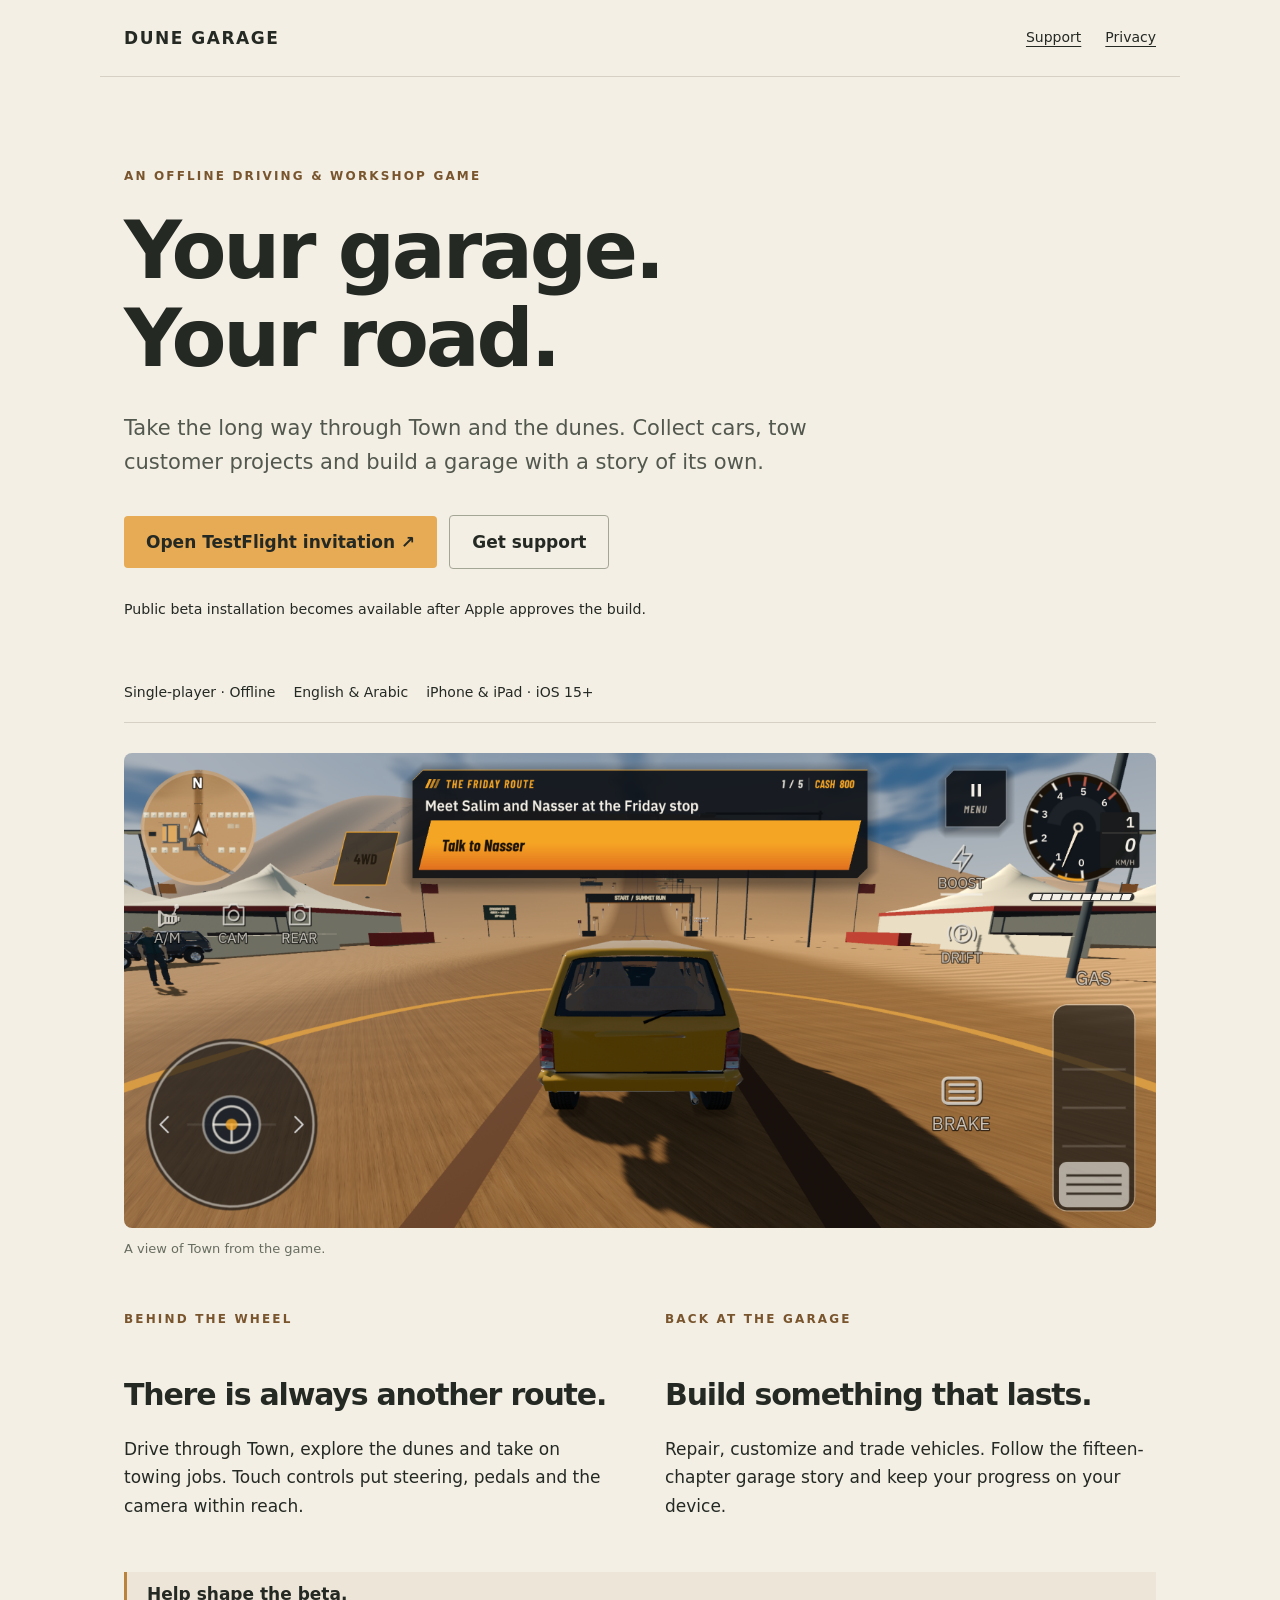
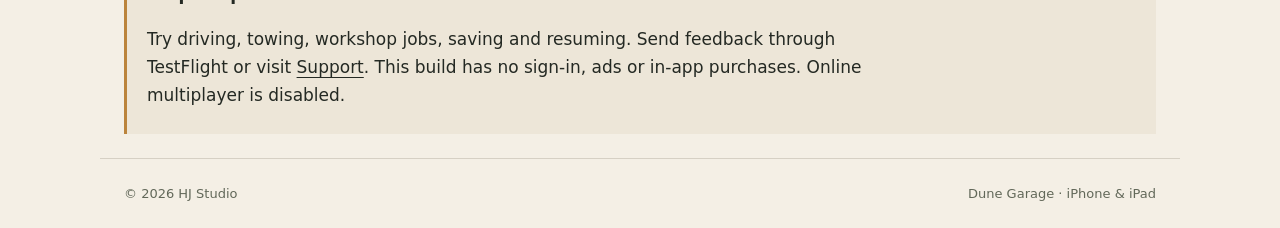
<file: index.html>
<!doctype html><html lang="en"><head><meta charset="utf-8"><meta name="viewport" content="width=device-width,initial-scale=1"><title>Your garage. Your road. | Dune Garage</title><meta name="description" content="Explore Town, drive the dunes and build your garage. Official Dune Garage beta information, support and privacy."><meta name="theme-color" content="#f4efe5"><link rel="stylesheet" href="./style.css"></head><body><header><a href="./" aria-label="Dune Garage home">DUNE GARAGE</a><nav aria-label="Main navigation"><a href="./support.html">Support</a><a href="./privacy.html">Privacy</a></nav></header><main><section class="hero"><p class="eyebrow">An offline driving &amp; workshop game</p><h1>Your garage.<br>Your road.</h1><p class="lead">Take the long way through Town and the dunes. Collect cars, tow customer projects and build a garage with a story of its own.</p><a class="button" href="https://testflight.apple.com/join/PgMJnpwV">Open TestFlight invitation ↗</a><a class="button secondary" href="./support.html">Get support</a><p><small>Public beta installation becomes available after Apple approves the build.</small></p></section><div class="facts"><span>Single-player · Offline</span><span>English &amp; Arabic</span><span>iPhone &amp; iPad · iOS 15+</span></div><figure><img src="./town.png" alt="Dune Garage gameplay in Town, with the starter vehicle and driving controls"><figcaption>A view of Town from the game.</figcaption></figure><div class="split"><section><p class="eyebrow">Behind the wheel</p><h2>There is always another route.</h2><p>Drive through Town, explore the dunes and take on towing jobs. Touch controls put steering, pedals and the camera within reach.</p></section><section><p class="eyebrow">Back at the garage</p><h2>Build something that lasts.</h2><p>Repair, customize and trade vehicles. Follow the fifteen-chapter garage story and keep your progress on your device.</p></section></div><section class="note"><strong>Help shape the beta.</strong><p>Try driving, towing, workshop jobs, saving and resuming. Send feedback through TestFlight or visit <a href="./support.html">Support</a>. This build has no sign-in, ads or in-app purchases. Online multiplayer is disabled.</p></section></main><footer><span>© 2026 HJ Studio</span><span>Dune Garage · iPhone &amp; iPad</span></footer></body></html>
</file>
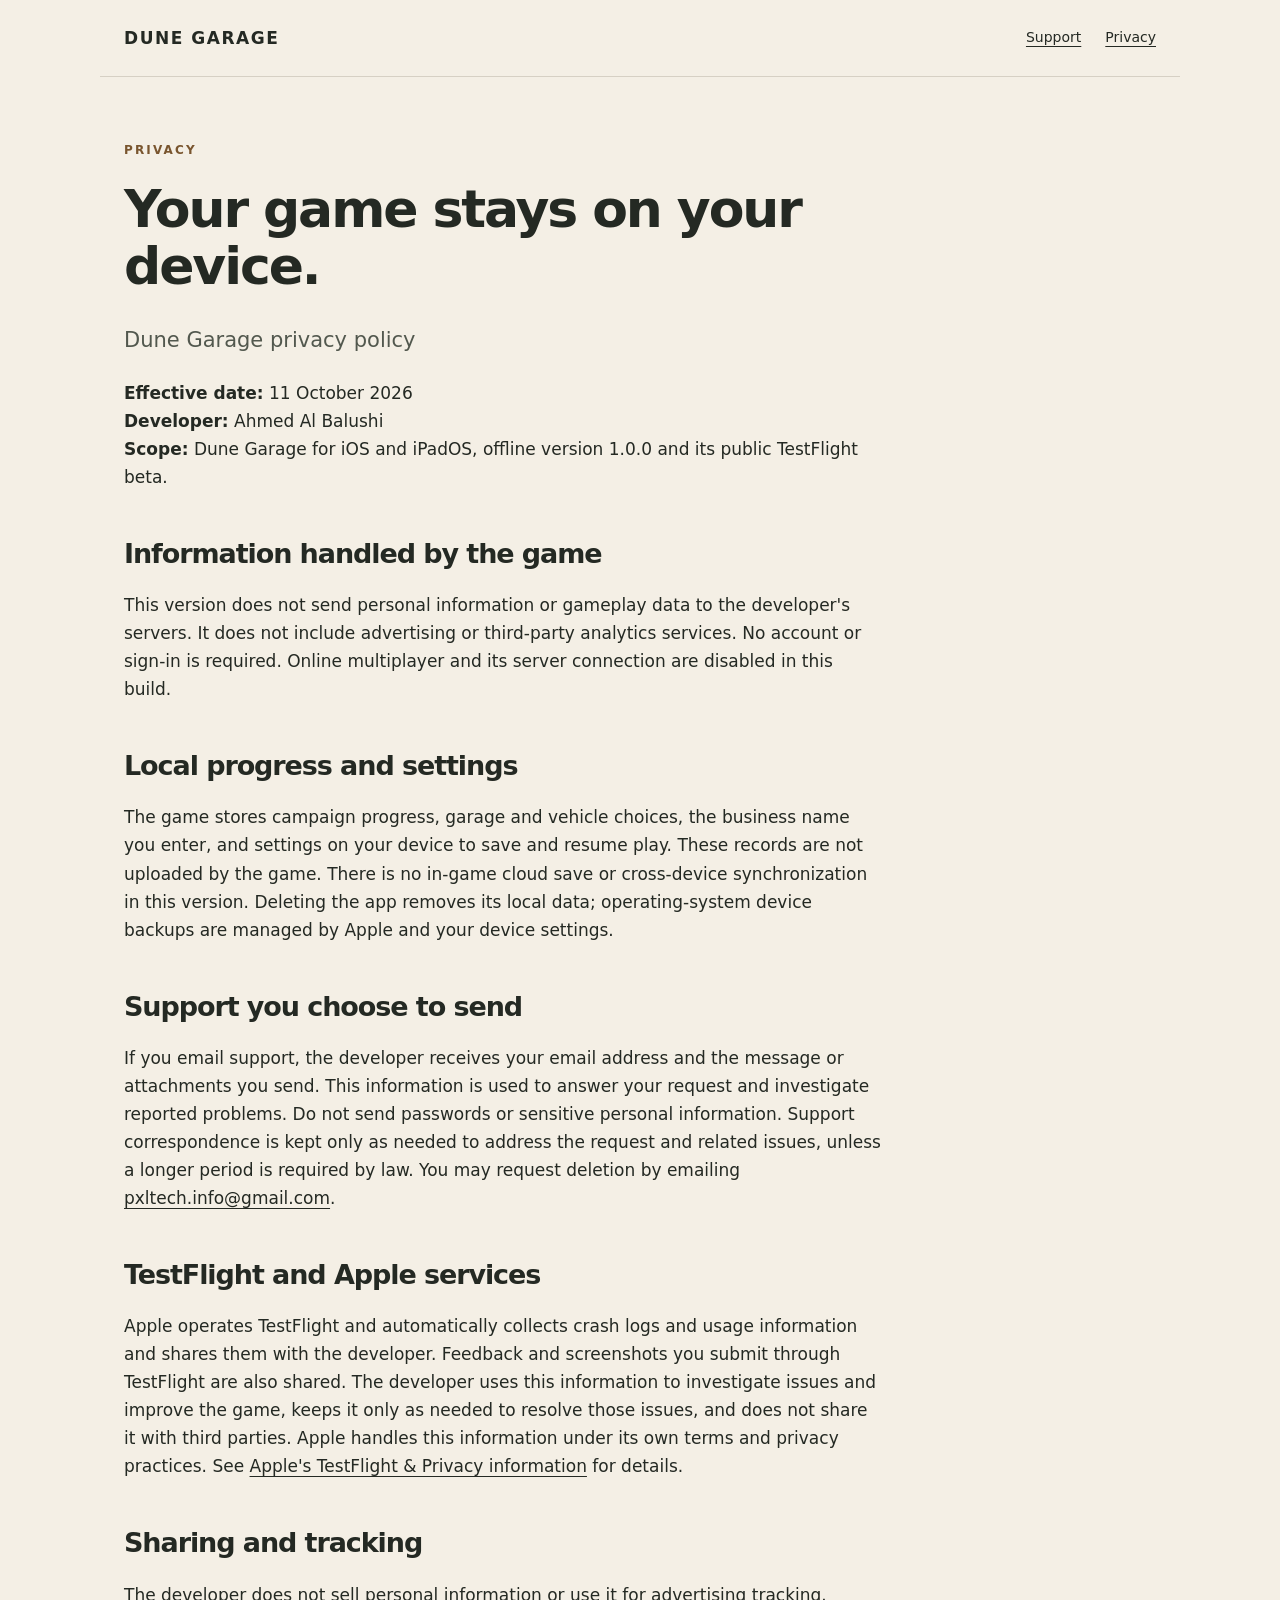
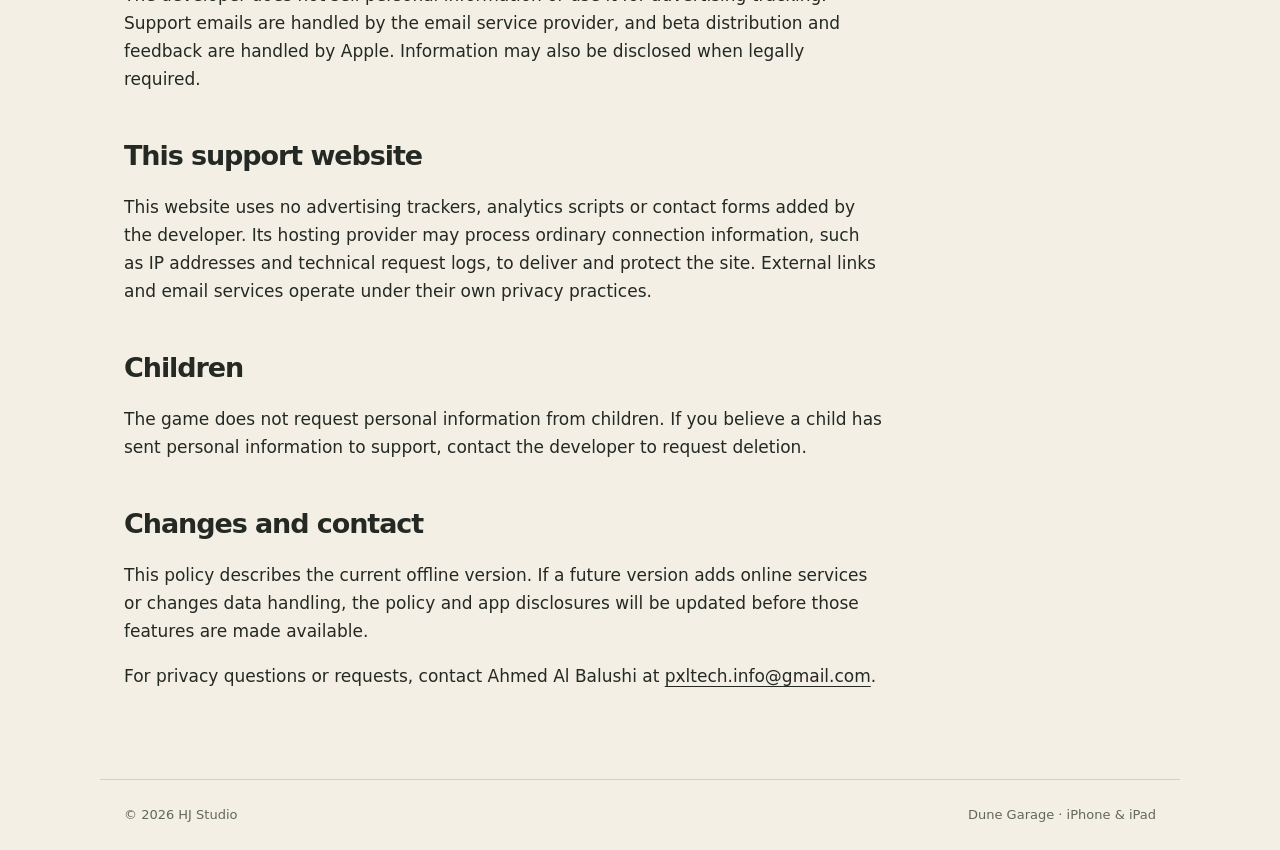
<file: privacy.html>
<!doctype html><html lang="en"><head><meta charset="utf-8"><meta name="viewport" content="width=device-width,initial-scale=1"><title>Privacy policy | Dune Garage</title><meta name="description" content="Privacy policy for Dune Garage offline version 1.0.0, including local game progress and voluntary support feedback."><meta name="theme-color" content="#f4efe5"><link rel="stylesheet" href="./style.css"></head><body><header><a href="./" aria-label="Dune Garage home">DUNE GARAGE</a><nav aria-label="Main navigation"><a href="./support.html">Support</a><a href="./privacy.html">Privacy</a></nav></header><main><article><p class="eyebrow">Privacy</p><h1>Your game stays on your device.</h1><p class="lead">Dune Garage privacy policy</p><p><strong>Effective date:</strong> 11 October 2026<br><strong>Developer:</strong> Ahmed Al Balushi<br><strong>Scope:</strong> Dune Garage for iOS and iPadOS, offline version 1.0.0 and its public TestFlight beta.</p><h2>Information handled by the game</h2><p>This version does not send personal information or gameplay data to the developer's servers. It does not include advertising or third-party analytics services. No account or sign-in is required. Online multiplayer and its server connection are disabled in this build.</p><h2>Local progress and settings</h2><p>The game stores campaign progress, garage and vehicle choices, the business name you enter, and settings on your device to save and resume play. These records are not uploaded by the game. There is no in-game cloud save or cross-device synchronization in this version. Deleting the app removes its local data; operating-system device backups are managed by Apple and your device settings.</p><h2>Support you choose to send</h2><p>If you email support, the developer receives your email address and the message or attachments you send. This information is used to answer your request and investigate reported problems. Do not send passwords or sensitive personal information. Support correspondence is kept only as needed to address the request and related issues, unless a longer period is required by law. You may request deletion by emailing <a href="mailto:pxltech.info@gmail.com">pxltech.info@gmail.com</a>.</p><h2>TestFlight and Apple services</h2><p>Apple operates TestFlight and automatically collects crash logs and usage information and shares them with the developer. Feedback and screenshots you submit through TestFlight are also shared. The developer uses this information to investigate issues and improve the game, keeps it only as needed to resolve those issues, and does not share it with third parties. Apple handles this information under its own terms and privacy practices. See <a href="https://www.apple.com/legal/privacy/data/en/test-flight/">Apple's TestFlight &amp; Privacy information</a> for details.</p><h2>Sharing and tracking</h2><p>The developer does not sell personal information or use it for advertising tracking. Support emails are handled by the email service provider, and beta distribution and feedback are handled by Apple. Information may also be disclosed when legally required.</p><h2>This support website</h2><p>This website uses no advertising trackers, analytics scripts or contact forms added by the developer. Its hosting provider may process ordinary connection information, such as IP addresses and technical request logs, to deliver and protect the site. External links and email services operate under their own privacy practices.</p><h2>Children</h2><p>The game does not request personal information from children. If you believe a child has sent personal information to support, contact the developer to request deletion.</p><h2>Changes and contact</h2><p>This policy describes the current offline version. If a future version adds online services or changes data handling, the policy and app disclosures will be updated before those features are made available.</p><p>For privacy questions or requests, contact Ahmed Al Balushi at <a href="mailto:pxltech.info@gmail.com">pxltech.info@gmail.com</a>.</p></article></main><footer><span>© 2026 HJ Studio</span><span>Dune Garage · iPhone &amp; iPad</span></footer></body></html>
</file>
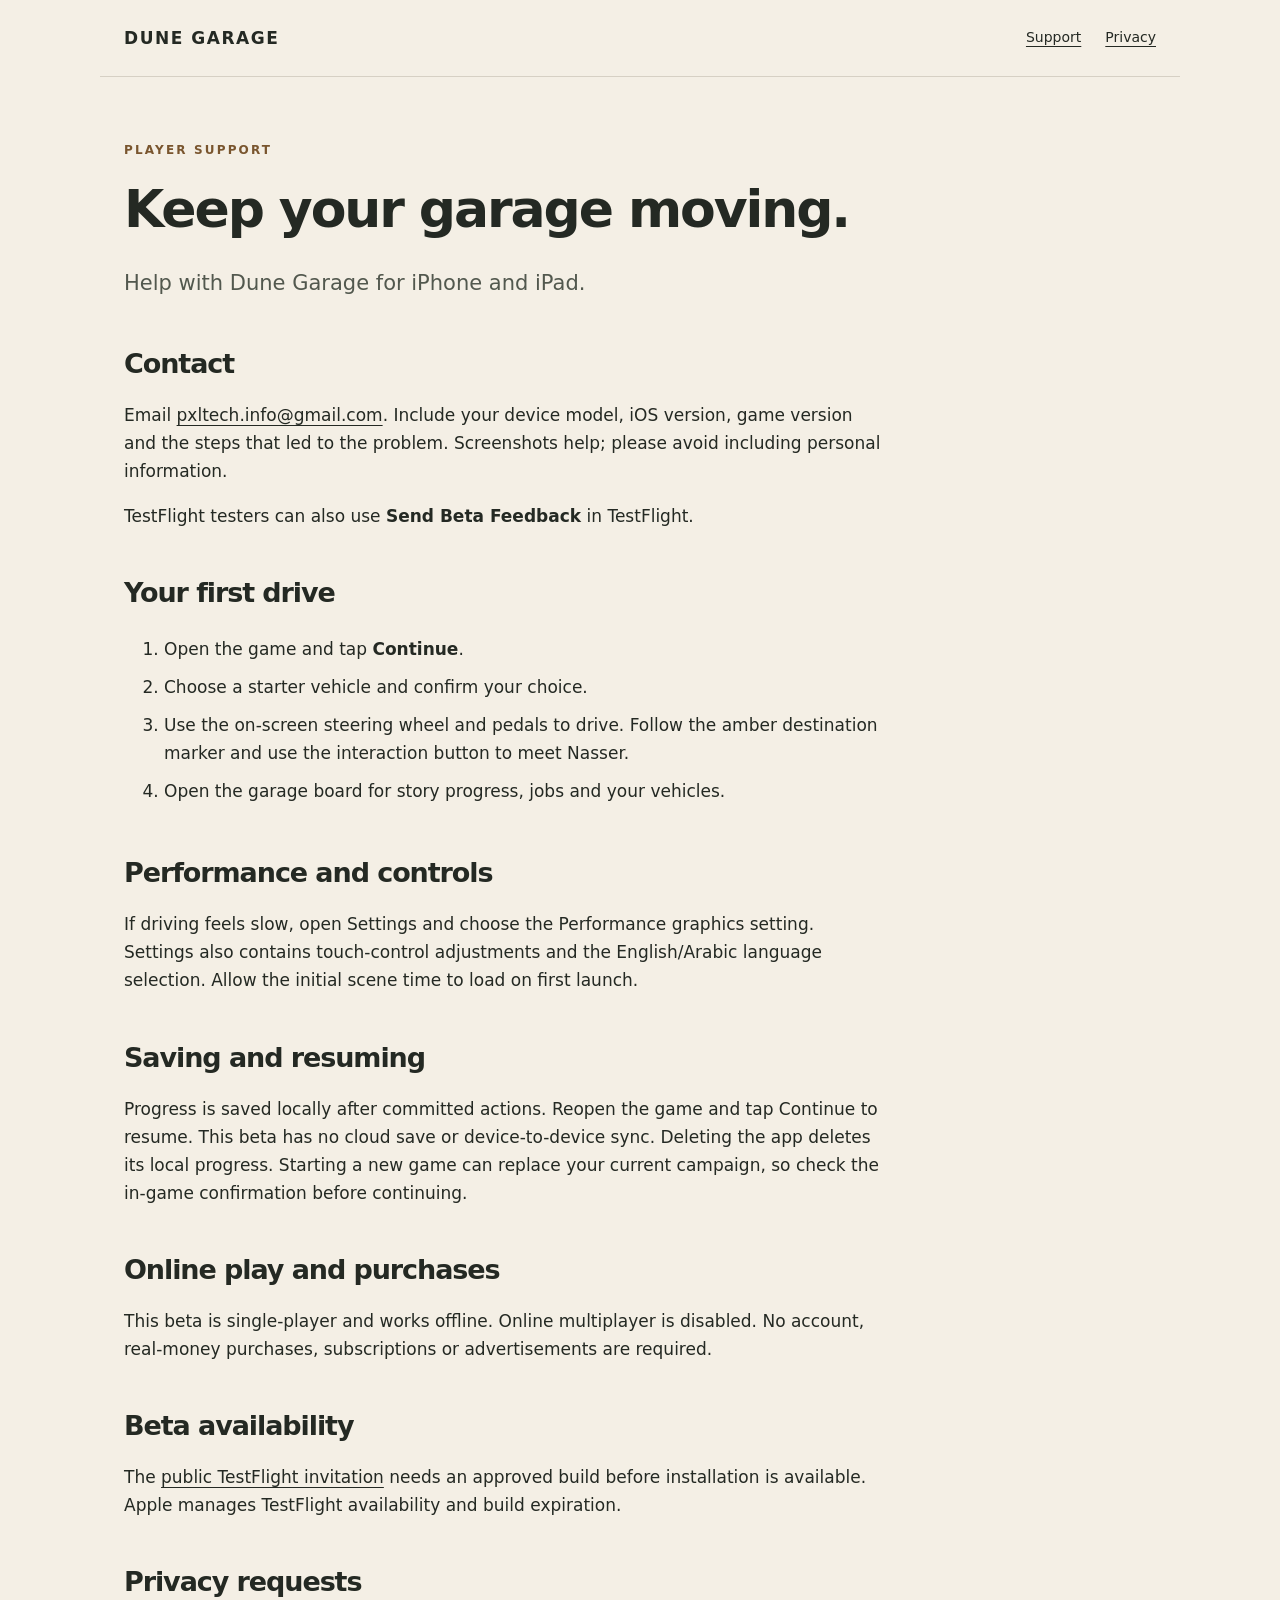
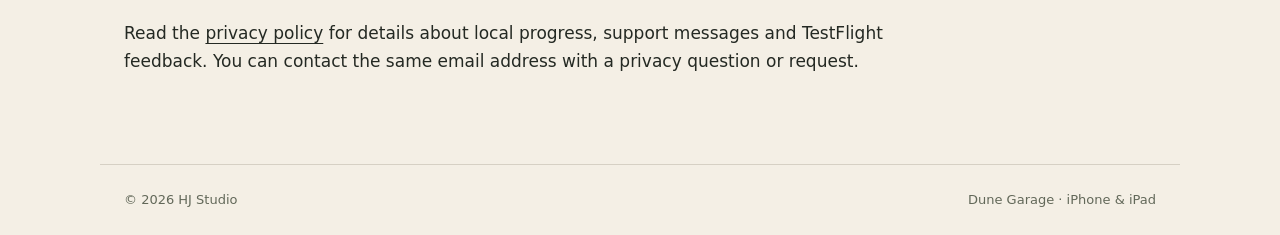
<file: support.html>
<!doctype html><html lang="en"><head><meta charset="utf-8"><meta name="viewport" content="width=device-width,initial-scale=1"><title>Support | Dune Garage</title><meta name="description" content="Dune Garage help, first-launch steps, local save information and contact details."><meta name="theme-color" content="#f4efe5"><link rel="stylesheet" href="./style.css"></head><body><header><a href="./" aria-label="Dune Garage home">DUNE GARAGE</a><nav aria-label="Main navigation"><a href="./support.html">Support</a><a href="./privacy.html">Privacy</a></nav></header><main><article><p class="eyebrow">Player support</p><h1>Keep your garage moving.</h1><p class="lead">Help with Dune Garage for iPhone and iPad.</p><h2>Contact</h2><p>Email <a href="mailto:pxltech.info@gmail.com?subject=Dune%20Garage%20Support">pxltech.info@gmail.com</a>. Include your device model, iOS version, game version and the steps that led to the problem. Screenshots help; please avoid including personal information.</p><p>TestFlight testers can also use <strong>Send Beta Feedback</strong> in TestFlight.</p><h2>Your first drive</h2><ol><li>Open the game and tap <strong>Continue</strong>.</li><li>Choose a starter vehicle and confirm your choice.</li><li>Use the on-screen steering wheel and pedals to drive. Follow the amber destination marker and use the interaction button to meet Nasser.</li><li>Open the garage board for story progress, jobs and your vehicles.</li></ol><h2>Performance and controls</h2><p>If driving feels slow, open Settings and choose the Performance graphics setting. Settings also contains touch-control adjustments and the English/Arabic language selection. Allow the initial scene time to load on first launch.</p><h2>Saving and resuming</h2><p>Progress is saved locally after committed actions. Reopen the game and tap Continue to resume. This beta has no cloud save or device-to-device sync. Deleting the app deletes its local progress. Starting a new game can replace your current campaign, so check the in-game confirmation before continuing.</p><h2>Online play and purchases</h2><p>This beta is single-player and works offline. Online multiplayer is disabled. No account, real-money purchases, subscriptions or advertisements are required.</p><h2>Beta availability</h2><p>The <a href="https://testflight.apple.com/join/PgMJnpwV">public TestFlight invitation</a> needs an approved build before installation is available. Apple manages TestFlight availability and build expiration.</p><h2>Privacy requests</h2><p>Read the <a href="./privacy.html">privacy policy</a> for details about local progress, support messages and TestFlight feedback. You can contact the same email address with a privacy question or request.</p></article></main><footer><span>© 2026 HJ Studio</span><span>Dune Garage · iPhone &amp; iPad</span></footer></body></html>
</file>
<file: style.css>
*{box-sizing:border-box}html{scroll-behavior:smooth}body{margin:0;background:#f4efe5;color:#242923;font:17px/1.65 system-ui,-apple-system,sans-serif}a{color:inherit;text-underline-offset:4px}a:hover{color:#925313}header,main,footer{max-width:1080px;margin:auto;padding:24px}header{display:flex;justify-content:space-between;gap:24px;align-items:center;border-bottom:1px solid #d6d0c4}header>a{font-weight:850;letter-spacing:.09em;text-decoration:none}nav{display:flex;gap:24px;font-size:14px}h1,h2,h3{line-height:1.1;letter-spacing:-.04em}h1{font-size:clamp(42px,7vw,80px);margin:20px 0 28px;max-width:860px}h2{font-size:30px;margin-top:48px}h3{font-size:21px}p{max-width:760px}.eyebrow{color:#79552e;font-size:12px;font-weight:750;letter-spacing:.18em;text-transform:uppercase}.lead{font-size:21px;color:#52584e;max-width:700px}.hero{padding:54px 0 24px}.button{display:inline-block;padding:12px 22px;border-radius:4px;background:#e7aa55;color:#242923;text-decoration:none;font-weight:700;margin:14px 12px 8px 0}.button.secondary{background:transparent;border:1px solid #a3a595}figure{margin:30px 0}figure img{width:100%;display:block;border-radius:8px}figcaption{font-size:13px;color:#686d61;margin-top:10px}.facts{display:flex;flex-wrap:wrap;gap:18px;padding:18px 0;border-bottom:1px solid #d6d0c4;font-size:14px}.split{display:grid;grid-template-columns:1fr 1fr;gap:50px}.split>section{padding:8px 0 35px}article{max-width:800px;margin:40px 0 65px}article h1{font-size:52px}article h2{font-size:27px}li{padding:5px 0}.note{border-left:3px solid #bb843c;padding:8px 20px;background:#ede6d8}footer{border-top:1px solid #d6d0c4;font-size:13px;color:#626859;display:flex;justify-content:space-between;gap:20px}@media(max-width:650px){header{align-items:flex-start;flex-direction:column;gap:12px}.split{grid-template-columns:1fr;gap:0}.hero{padding-top:30px}article h1{font-size:40px}footer{flex-direction:column}nav{gap:20px}.lead{font-size:19px}}
</file>
